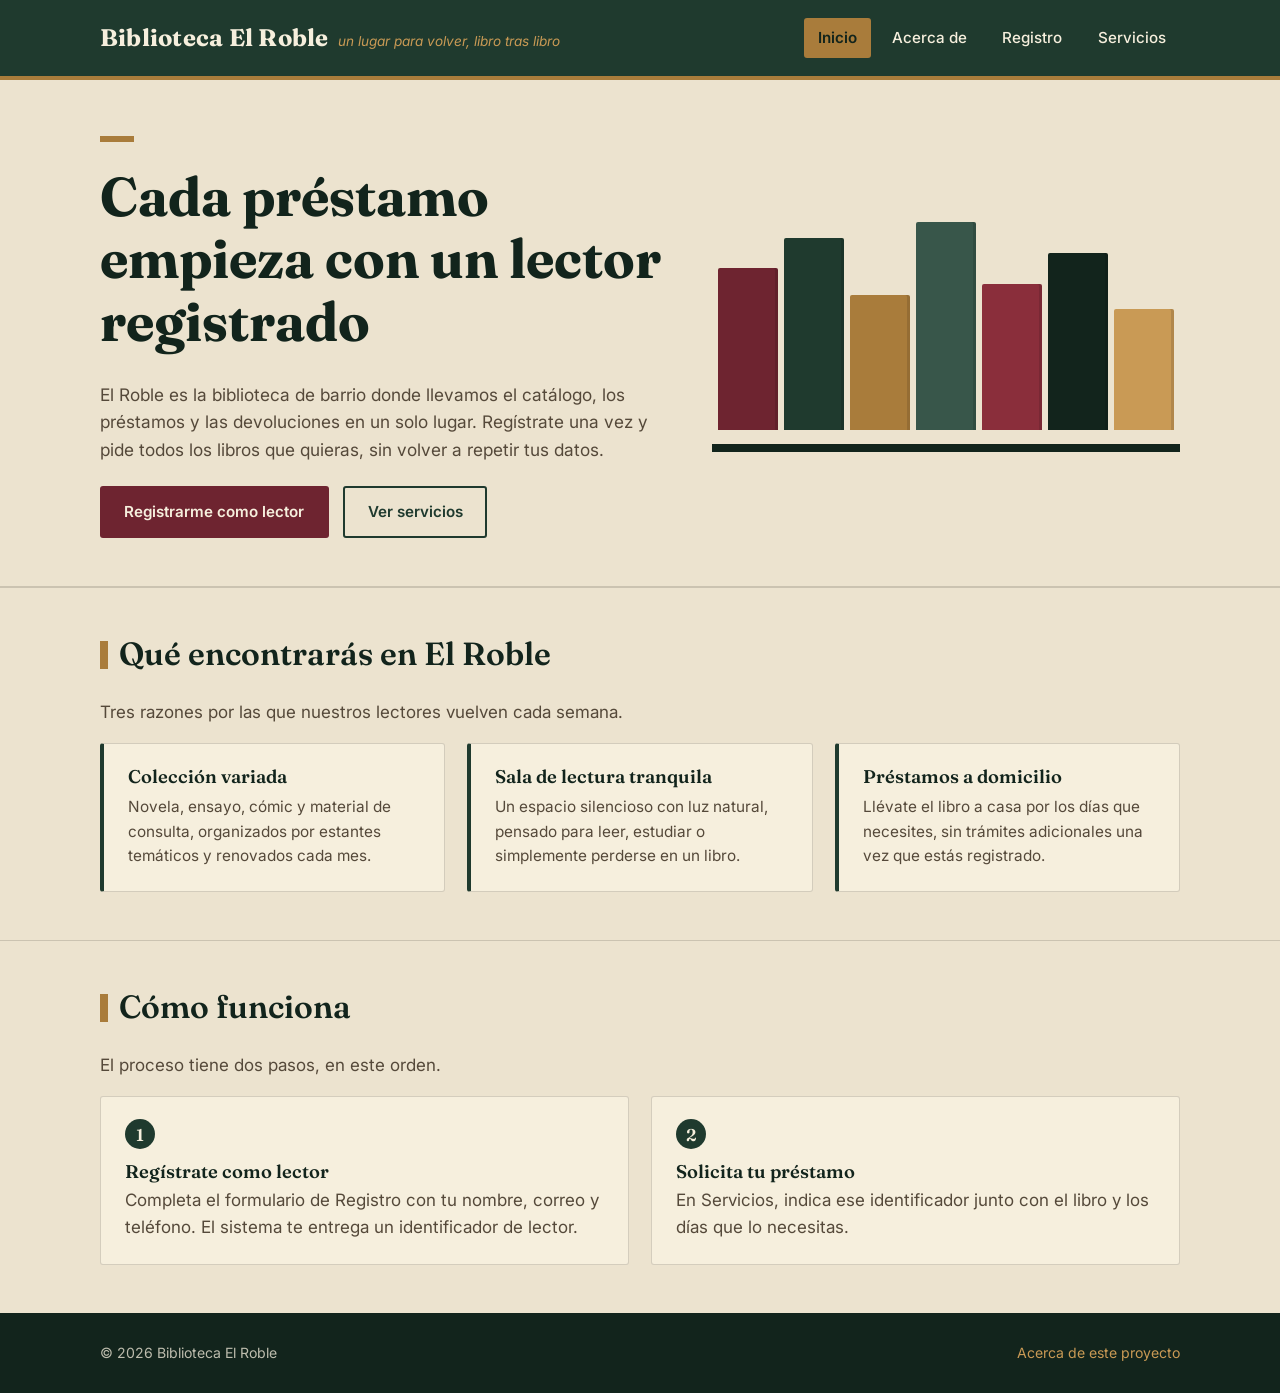
<file: index.html>
<!doctype html>
<html lang="es">
<head>
  <meta charset="UTF-8">
  <meta name="viewport" content="width=device-width, initial-scale=1.0">
  <title>Biblioteca El Roble — Inicio</title>
  <link rel="stylesheet" href="/styles.css">
</head>
<body>
  <header class="site-header">
    <div class="wrap">
      <a class="brand" href="/">
        <span class="brand-mark">Biblioteca El Roble</span>
        <span class="brand-tagline">un lugar para volver, libro tras libro</span>
      </a>
      <nav class="site-nav" aria-label="Navegación principal">
        <ul>
          <li><a href="/" aria-current="page">Inicio</a></li>
          <li><a href="/acerca">Acerca de</a></li>
          <li><a href="/registro">Registro</a></li>
          <li><a href="/servicios">Servicios</a></li>
        </ul>
      </nav>
    </div>
  </header>

  <main>
    <section class="hero">
      <div class="wrap">
        <div class="hero-copy">
          <span class="eyebrow-mark" aria-hidden="true"></span>
          <h1>Cada préstamo empieza con un lector registrado</h1>
          <p>El Roble es la biblioteca de barrio donde llevamos el catálogo, los préstamos y las devoluciones en un solo lugar. Regístrate una vez y pide todos los libros que quieras, sin volver a repetir tus datos.</p>
          <div class="button-row">
            <a class="btn btn-primary" href="/registro">Registrarme como lector</a>
            <a class="btn btn-secondary" href="/servicios">Ver servicios</a>
          </div>
        </div>
        <div class="shelf" aria-hidden="true">
          <div class="spine"></div>
          <div class="spine"></div>
          <div class="spine"></div>
          <div class="spine"></div>
          <div class="spine"></div>
          <div class="spine"></div>
          <div class="spine"></div>
        </div>
      </div>
    </section>

    <section id="que-encontraras">
      <div class="wrap">
        <div class="section-heading">
          <h2>Qué encontrarás en El Roble</h2>
        </div>
        <p class="section-intro">Tres razones por las que nuestros lectores vuelven cada semana.</p>
        <div class="grid">
          <article class="card">
            <h3>Colección variada</h3>
            <p>Novela, ensayo, cómic y material de consulta, organizados por estantes temáticos y renovados cada mes.</p>
          </article>
          <article class="card">
            <h3>Sala de lectura tranquila</h3>
            <p>Un espacio silencioso con luz natural, pensado para leer, estudiar o simplemente perderse en un libro.</p>
          </article>
          <article class="card">
            <h3>Préstamos a domicilio</h3>
            <p>Llévate el libro a casa por los días que necesites, sin trámites adicionales una vez que estás registrado.</p>
          </article>
        </div>
      </div>
    </section>

    <section id="como-funciona">
      <div class="wrap">
        <div class="section-heading">
          <h2>Cómo funciona</h2>
        </div>
        <p class="section-intro">El proceso tiene dos pasos, en este orden.</p>
        <ol class="steps">
          <li>
            <h3>Regístrate como lector</h3>
            <p>Completa el formulario de Registro con tu nombre, correo y teléfono. El sistema te entrega un identificador de lector.</p>
          </li>
          <li>
            <h3>Solicita tu préstamo</h3>
            <p>En Servicios, indica ese identificador junto con el libro y los días que lo necesitas.</p>
          </li>
        </ol>
      </div>
    </section>
  </main>

  <footer class="site-footer">
    <div class="wrap">
      <span>© 2026 Biblioteca El Roble</span>
      <span><a href="/acerca">Acerca de este proyecto</a></span>
    </div>
  </footer>
</body>
</html>
</file>
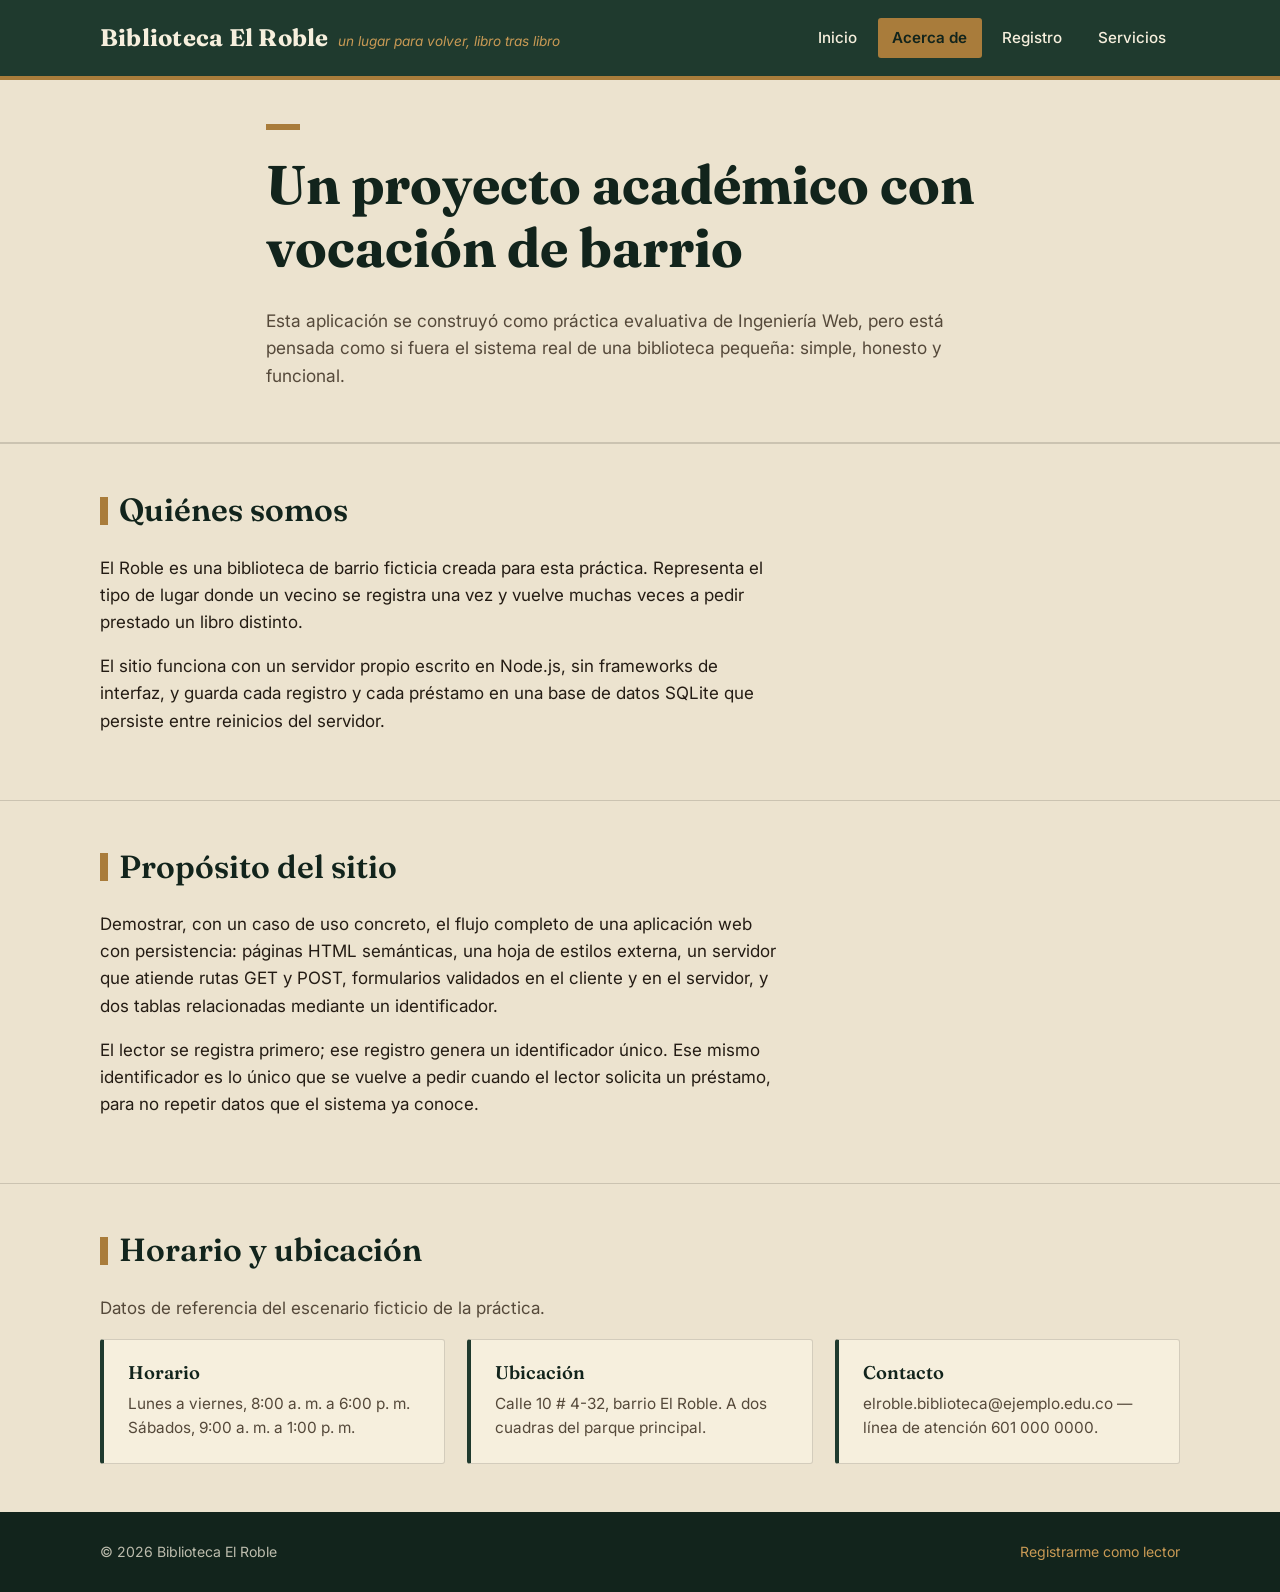
<file: acerca.html>
<!doctype html>
<html lang="es">
<head>
  <meta charset="UTF-8">
  <meta name="viewport" content="width=device-width, initial-scale=1.0">
  <title>Biblioteca El Roble — Acerca de</title>
  <link rel="stylesheet" href="/styles.css">
</head>
<body>
  <header class="site-header">
    <div class="wrap">
      <a class="brand" href="/">
        <span class="brand-mark">Biblioteca El Roble</span>
        <span class="brand-tagline">un lugar para volver, libro tras libro</span>
      </a>
      <nav class="site-nav" aria-label="Navegación principal">
        <ul>
          <li><a href="/">Inicio</a></li>
          <li><a href="/acerca" aria-current="page">Acerca de</a></li>
          <li><a href="/registro">Registro</a></li>
          <li><a href="/servicios">Servicios</a></li>
        </ul>
      </nav>
    </div>
  </header>

  <main>
    <section class="hero" style="padding-block: 2.8rem 2.2rem;">
      <div class="wrap" style="grid-template-columns: 1fr; max-width: 68ch;">
        <div class="hero-copy">
          <span class="eyebrow-mark" aria-hidden="true"></span>
          <h1>Un proyecto académico con vocación de barrio</h1>
          <p>Esta aplicación se construyó como práctica evaluativa de Ingeniería Web, pero está pensada como si fuera el sistema real de una biblioteca pequeña: simple, honesto y funcional.</p>
        </div>
      </div>
    </section>

    <section id="quienes-somos">
      <div class="wrap">
        <div class="section-heading">
          <h2>Quiénes somos</h2>
        </div>
        <p>El Roble es una biblioteca de barrio ficticia creada para esta práctica. Representa el tipo de lugar donde un vecino se registra una vez y vuelve muchas veces a pedir prestado un libro distinto.</p>
        <p>El sitio funciona con un servidor propio escrito en Node.js, sin frameworks de interfaz, y guarda cada registro y cada préstamo en una base de datos SQLite que persiste entre reinicios del servidor.</p>
      </div>
    </section>

    <section id="proposito">
      <div class="wrap">
        <div class="section-heading">
          <h2>Propósito del sitio</h2>
        </div>
        <p>Demostrar, con un caso de uso concreto, el flujo completo de una aplicación web con persistencia: páginas HTML semánticas, una hoja de estilos externa, un servidor que atiende rutas GET y POST, formularios validados en el cliente y en el servidor, y dos tablas relacionadas mediante un identificador.</p>
        <p>El lector se registra primero; ese registro genera un identificador único. Ese mismo identificador es lo único que se vuelve a pedir cuando el lector solicita un préstamo, para no repetir datos que el sistema ya conoce.</p>
      </div>
    </section>

    <section id="horario">
      <div class="wrap">
        <div class="section-heading">
          <h2>Horario y ubicación</h2>
        </div>
        <p class="section-intro">Datos de referencia del escenario ficticio de la práctica.</p>
        <div class="grid">
          <article class="card">
            <h3>Horario</h3>
            <p>Lunes a viernes, 8:00 a. m. a 6:00 p. m. Sábados, 9:00 a. m. a 1:00 p. m.</p>
          </article>
          <article class="card">
            <h3>Ubicación</h3>
            <p>Calle 10 # 4-32, barrio El Roble. A dos cuadras del parque principal.</p>
          </article>
          <article class="card">
            <h3>Contacto</h3>
            <p>elroble.biblioteca@ejemplo.edu.co — línea de atención 601 000 0000.</p>
          </article>
        </div>
      </div>
    </section>
  </main>

  <footer class="site-footer">
    <div class="wrap">
      <span>© 2026 Biblioteca El Roble</span>
      <span><a href="/registro">Registrarme como lector</a></span>
    </div>
  </footer>
</body>
</html>
</file>
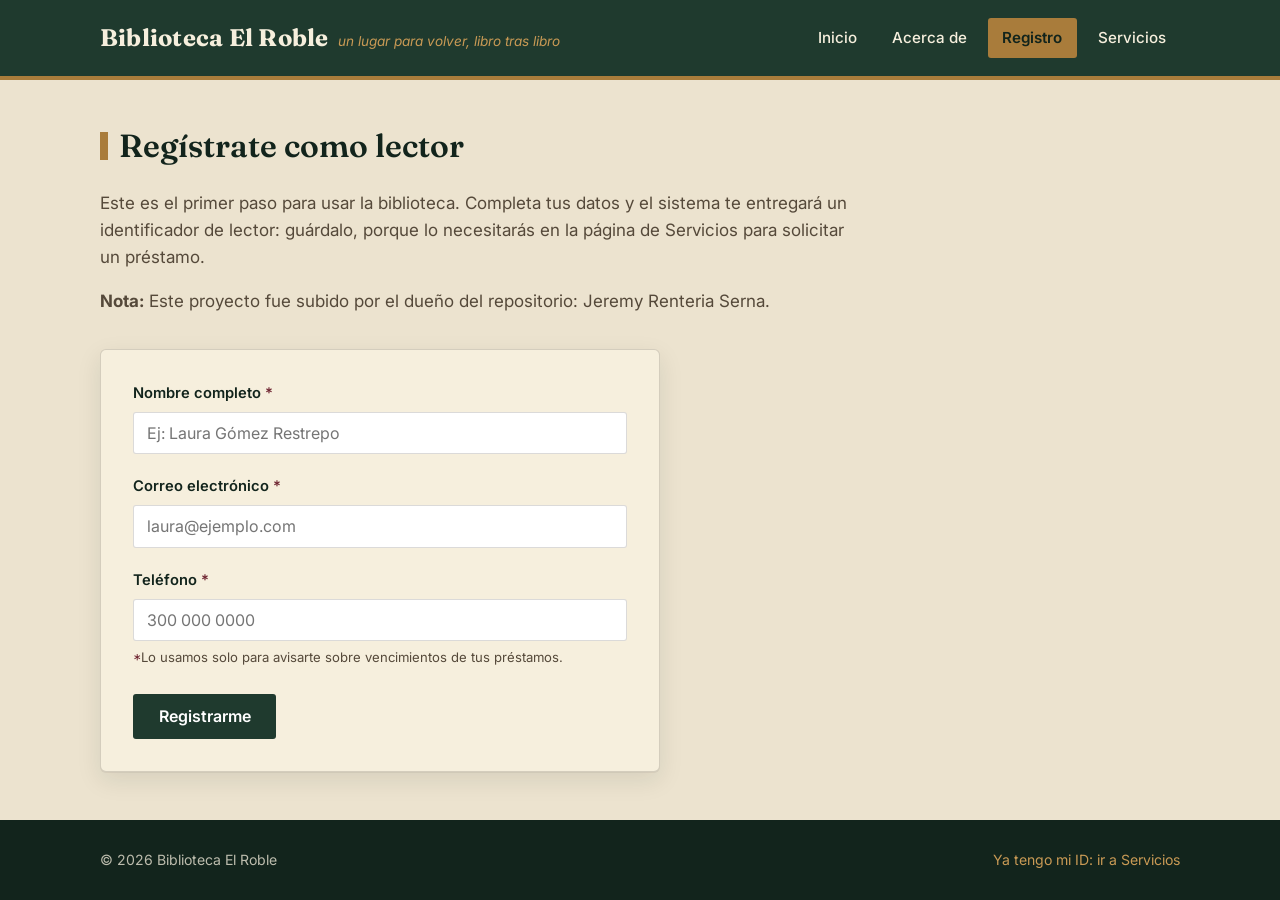
<file: registro.html>
<!doctype html>
<html lang="es">
<head>
  <meta charset="UTF-8">
  <meta name="viewport" content="width=device-width, initial-scale=1.0">
  <title>Biblioteca El Roble — Registro de lector</title>
  <link rel="stylesheet" href="/styles.css">
</head>
<body>
  <header class="site-header">
    <div class="wrap">
      <a class="brand" href="/">
        <span class="brand-mark">Biblioteca El Roble</span>
        <span class="brand-tagline">un lugar para volver, libro tras libro</span>
      </a>
      <nav class="site-nav" aria-label="Navegación principal">
        <ul>
          <li><a href="/">Inicio</a></li>
          <li><a href="/acerca">Acerca de</a></li>
          <li><a href="/registro" aria-current="page">Registro</a></li>
          <li><a href="/servicios">Servicios</a></li>
        </ul>
      </nav>
    </div>
  </header>

  <main>
    <section id="registro-intro" style="padding-bottom: 1rem;">
      <div class="wrap">
        <div class="section-heading">
          <h2>Regístrate como lector</h2>
        </div>
        <p class="section-intro">Este es el primer paso para usar la biblioteca. Completa tus datos y el sistema te entregará un identificador de lector: guárdalo, porque lo necesitarás en la página de Servicios para solicitar un préstamo.</p>
        <p class="section-intro" style="margin-top: 0.5rem;"><strong>Nota:</strong> Este proyecto fue subido por el dueño del repositorio: Jeremy Renteria Serna.</p>
      </div>
    </section>

    <section id="formulario-registro" style="border-top: none; padding-top: 0;">
      <div class="wrap">
        <div class="form-panel">
          <form action="/lectores" method="POST">
            <div class="field">
              <label for="nombre" class="required">Nombre completo</label>
              <input type="text" id="nombre" name="nombre" required placeholder="Ej: Laura Gómez Restrepo">
            </div>
            <div class="field">
              <label for="correo" class="required">Correo electrónico</label>
              <input type="email" id="correo" name="correo" required placeholder="laura@ejemplo.com">
            </div>
            <div class="field">
              <label for="telefono" class="required">Teléfono</label>
              <input type="tel" id="telefono" name="telefono" required placeholder="300 000 0000">
              <p class="hint">Lo usamos solo para avisarte sobre vencimientos de tus préstamos.</p>
            </div>
            <div class="form-actions">
              <button type="submit">Registrarme</button>
            </div>
          </form>
        </div>
      </div>
    </section>
  </main>

  <footer class="site-footer">
    <div class="wrap">
      <span>© 2026 Biblioteca El Roble</span>
      <span><a href="/servicios">Ya tengo mi ID: ir a Servicios</a></span>
    </div>
  </footer>
</body>
</html>
</file>
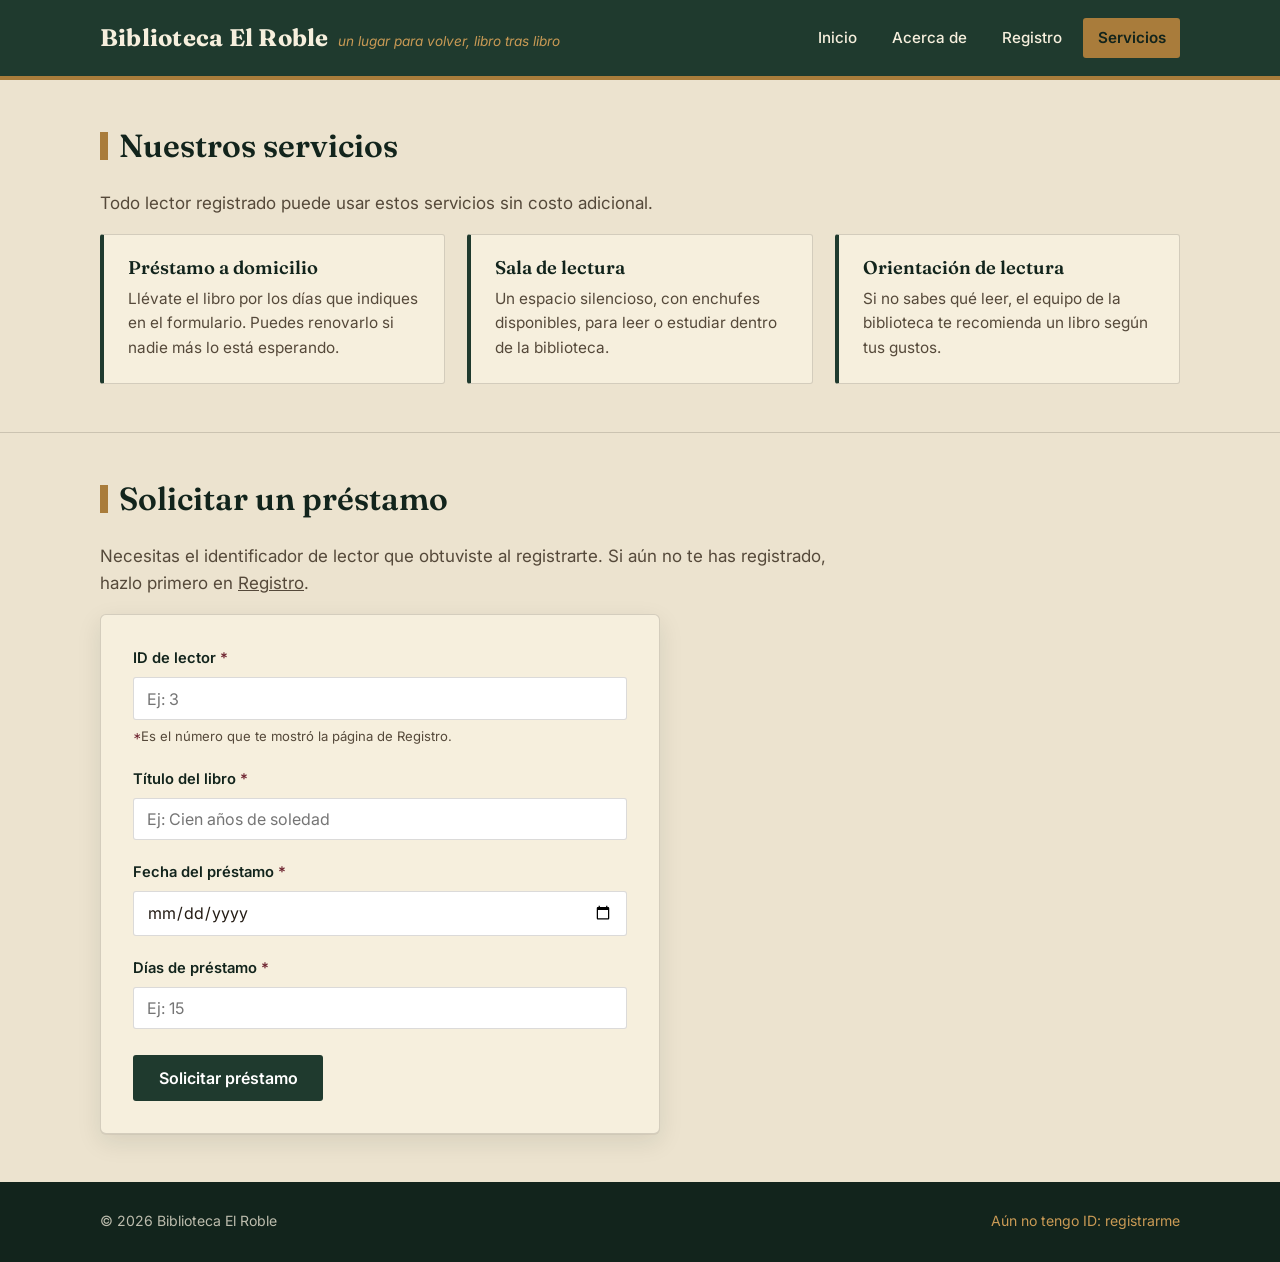
<file: servicios.html>
<!doctype html>
<html lang="es">
<head>
  <meta charset="UTF-8">
  <meta name="viewport" content="width=device-width, initial-scale=1.0">
  <title>Biblioteca El Roble — Servicios</title>
  <link rel="stylesheet" href="/styles.css">
</head>
<body>
  <header class="site-header">
    <div class="wrap">
      <a class="brand" href="/">
        <span class="brand-mark">Biblioteca El Roble</span>
        <span class="brand-tagline">un lugar para volver, libro tras libro</span>
      </a>
      <nav class="site-nav" aria-label="Navegación principal">
        <ul>
          <li><a href="/">Inicio</a></li>
          <li><a href="/acerca">Acerca de</a></li>
          <li><a href="/registro">Registro</a></li>
          <li><a href="/servicios" aria-current="page">Servicios</a></li>
        </ul>
      </nav>
    </div>
  </header>

  <main>
    <section id="servicios-lista">
      <div class="wrap">
        <div class="section-heading">
          <h2>Nuestros servicios</h2>
        </div>
        <p class="section-intro">Todo lector registrado puede usar estos servicios sin costo adicional.</p>
        <div class="grid">
          <article class="card">
            <h3>Préstamo a domicilio</h3>
            <p>Llévate el libro por los días que indiques en el formulario. Puedes renovarlo si nadie más lo está esperando.</p>
          </article>
          <article class="card">
            <h3>Sala de lectura</h3>
            <p>Un espacio silencioso, con enchufes disponibles, para leer o estudiar dentro de la biblioteca.</p>
          </article>
          <article class="card">
            <h3>Orientación de lectura</h3>
            <p>Si no sabes qué leer, el equipo de la biblioteca te recomienda un libro según tus gustos.</p>
          </article>
        </div>
      </div>
    </section>

    <section id="formulario-prestamo">
      <div class="wrap">
        <div class="section-heading">
          <h2>Solicitar un préstamo</h2>
        </div>
        <p class="section-intro">Necesitas el identificador de lector que obtuviste al registrarte. Si aún no te has registrado, hazlo primero en <a href="/registro">Registro</a>.</p>
        <div class="form-panel">
          <form action="/prestamos" method="POST">
            <div class="field">
              <label for="lector_id" class="required">ID de lector</label>
              <input type="number" id="lector_id" name="lector_id" min="1" required placeholder="Ej: 3">
              <p class="hint">Es el número que te mostró la página de Registro.</p>
            </div>
            <div class="field">
              <label for="libro" class="required">Título del libro</label>
              <input type="text" id="libro" name="libro" required placeholder="Ej: Cien años de soledad">
            </div>
            <div class="field">
              <label for="fecha_prestamo" class="required">Fecha del préstamo</label>
              <input type="date" id="fecha_prestamo" name="fecha_prestamo" required>
            </div>
            <div class="field">
              <label for="dias" class="required">Días de préstamo</label>
              <input type="number" id="dias" name="dias" min="1" max="60" required placeholder="Ej: 15">
            </div>
            <div class="form-actions">
              <button type="submit">Solicitar préstamo</button>
            </div>
          </form>
        </div>
      </div>
    </section>
  </main>

  <footer class="site-footer">
    <div class="wrap">
      <span>© 2026 Biblioteca El Roble</span>
      <span><a href="/registro">Aún no tengo ID: registrarme</a></span>
    </div>
  </footer>
</body>
</html>
</file>
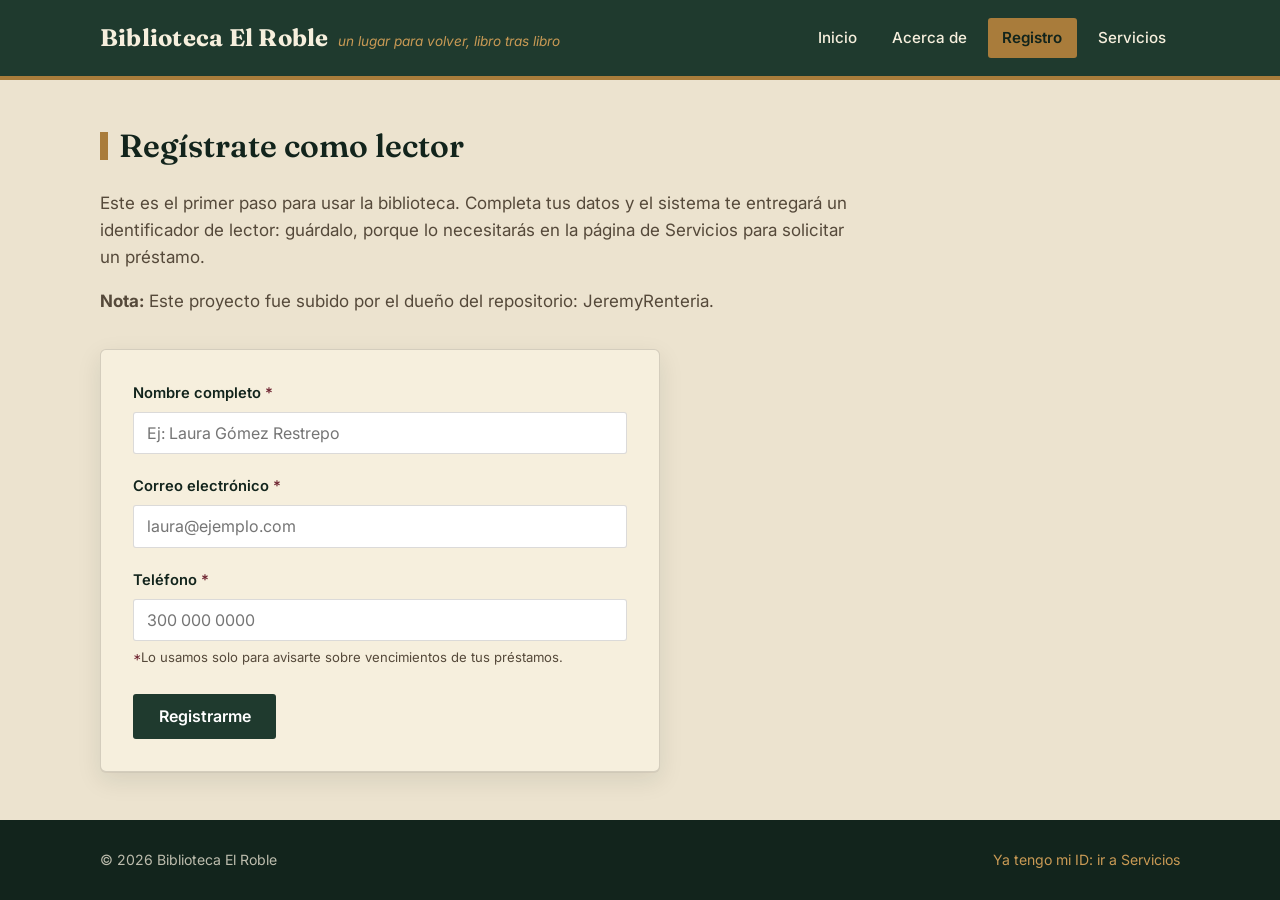
<file: biblioteca-web/registro.html>
<!doctype html>
<html lang="es">
<head>
  <meta charset="UTF-8">
  <meta name="viewport" content="width=device-width, initial-scale=1.0">
  <title>Biblioteca El Roble — Registro de lector</title>
  <link rel="stylesheet" href="/styles.css">
</head>
<body>
  <header class="site-header">
    <div class="wrap">
      <a class="brand" href="/">
        <span class="brand-mark">Biblioteca El Roble</span>
        <span class="brand-tagline">un lugar para volver, libro tras libro</span>
      </a>
      <nav class="site-nav" aria-label="Navegación principal">
        <ul>
          <li><a href="/">Inicio</a></li>
          <li><a href="/acerca">Acerca de</a></li>
          <li><a href="/registro" aria-current="page">Registro</a></li>
          <li><a href="/servicios">Servicios</a></li>
        </ul>
      </nav>
    </div>
  </header>

  <main>
    <section id="registro-intro" style="padding-bottom: 1rem;">
      <div class="wrap">
        <div class="section-heading">
          <h2>Regístrate como lector</h2>
        </div>
        <p class="section-intro">Este es el primer paso para usar la biblioteca. Completa tus datos y el sistema te entregará un identificador de lector: guárdalo, porque lo necesitarás en la página de Servicios para solicitar un préstamo.</p>
        <p class="section-intro" style="margin-top: 0.5rem;"><strong>Nota:</strong> Este proyecto fue subido por el dueño del repositorio: JeremyRenteria.</p>
      </div>
    </section>

    <section id="formulario-registro" style="border-top: none; padding-top: 0;">
      <div class="wrap">
        <div class="form-panel">
          <form action="/lectores" method="POST">
            <div class="field">
              <label for="nombre" class="required">Nombre completo</label>
              <input type="text" id="nombre" name="nombre" required placeholder="Ej: Laura Gómez Restrepo">
            </div>
            <div class="field">
              <label for="correo" class="required">Correo electrónico</label>
              <input type="email" id="correo" name="correo" required placeholder="laura@ejemplo.com">
            </div>
            <div class="field">
              <label for="telefono" class="required">Teléfono</label>
              <input type="tel" id="telefono" name="telefono" required placeholder="300 000 0000">
              <p class="hint">Lo usamos solo para avisarte sobre vencimientos de tus préstamos.</p>
            </div>
            <div class="form-actions">
              <button type="submit">Registrarme</button>
            </div>
          </form>
        </div>
      </div>
    </section>
  </main>

  <footer class="site-footer">
    <div class="wrap">
      <span>© 2026 Biblioteca El Roble</span>
      <span><a href="/servicios">Ya tengo mi ID: ir a Servicios</a></span>
    </div>
  </footer>
</body>
</html>
</file>
<file: styles.css>
/* =========================================================
   Biblioteca El Roble — hoja de estilos compartida
   Paleta: verde bosque (estantería), pergamino (papel envejecido),
   latón (herrajes), vino (lomos de cuero).
   Tipografía: Fraunces (display, con carácter literario) + Inter (UI/lectura).
   ========================================================= */

@import url('https://fonts.googleapis.com/css2?family=Fraunces:opsz,wght@9..144,400;9..144,500;9..144,600;9..144,700&family=Inter:wght@400;500;600;700&display=swap');

:root{
  --color-bg: #ECE3CF;
  --color-bg-soft: #E1D5B8;
  --color-panel: #F6EFDD;
  --color-ink: #241C14;
  --color-ink-soft: #55493A;
  --color-forest: #1F3A2E;
  --color-forest-dark: #12241C;
  --color-brass: #A97C3B;
  --color-brass-light: #C99A55;
  --color-wine: #6E2430;
  --color-line: rgba(36, 28, 20, 0.16);

  --font-display: 'Fraunces', Georgia, serif;
  --font-body: 'Inter', system-ui, sans-serif;

  --radius-sm: 3px;
  --radius-md: 6px;

  --shadow-panel: 0 1px 0 rgba(36,28,20,0.06), 0 8px 24px rgba(18,36,28,0.10);
}

*, *::before, *::after{ box-sizing: border-box; }

html{ scroll-behavior: smooth; }

body{
  margin: 0;
  background: var(--color-bg);
  color: var(--color-ink);
  font-family: var(--font-body);
  font-size: 17px;
  line-height: 1.6;
  -webkit-font-smoothing: antialiased;
}

img{ max-width: 100%; display: block; }

a{ color: inherit; }

h1, h2, h3{
  font-family: var(--font-display);
  font-weight: 600;
  line-height: 1.15;
  margin: 0 0 0.5em;
  color: var(--color-forest-dark);
}

h1{ font-size: clamp(2.2rem, 5vw, 3.4rem); font-weight: 700; }
h2{ font-size: clamp(1.5rem, 3vw, 2rem); }
h3{ font-size: 1.15rem; }

p{ margin: 0 0 1em; max-width: 62ch; }

:focus-visible{
  outline: 3px solid var(--color-brass);
  outline-offset: 2px;
}

/* ---------- Layout shell ---------- */
.wrap{
  width: min(1080px, 92%);
  margin-inline: auto;
}

/* ---------- Header & nav (cinta de marcapáginas) ---------- */
.site-header{
  background: var(--color-forest);
  color: var(--color-panel);
  border-bottom: 4px solid var(--color-brass);
}

.site-header .wrap{
  display: flex;
  align-items: center;
  justify-content: space-between;
  flex-wrap: wrap;
  gap: 0.75rem;
  padding-block: 1.1rem;
}

.brand{
  display: flex;
  align-items: baseline;
  gap: 0.6rem;
  text-decoration: none;
  color: var(--color-panel);
}

.brand-mark{
  font-family: var(--font-display);
  font-weight: 700;
  font-size: 1.5rem;
  letter-spacing: 0.01em;
}

.brand-tagline{
  font-size: 0.85rem;
  color: var(--color-brass-light);
  font-style: italic;
}

.site-nav ul{
  list-style: none;
  display: flex;
  gap: 0.4rem;
  margin: 0;
  padding: 0;
}

.site-nav a{
  display: inline-block;
  padding: 0.5rem 0.9rem;
  text-decoration: none;
  color: var(--color-panel);
  font-weight: 500;
  font-size: 0.95rem;
  border-radius: var(--radius-sm);
  position: relative;
}

.site-nav a:hover{
  background: rgba(246, 239, 221, 0.1);
}

.site-nav a[aria-current="page"]{
  background: var(--color-brass);
  color: var(--color-forest-dark);
  font-weight: 600;
}

/* ---------- Hero: lomos de libros ---------- */
.hero{
  padding-block: 3.5rem 3rem;
  border-bottom: 1px solid var(--color-line);
}

.hero .wrap{
  display: grid;
  grid-template-columns: 1.1fr 0.9fr;
  gap: 2.5rem;
  align-items: center;
}

.hero-copy .eyebrow-mark{
  display: inline-block;
  width: 34px;
  height: 6px;
  background: var(--color-brass);
  margin-bottom: 1rem;
}

.hero-copy p{
  color: var(--color-ink-soft);
  font-size: 1.08rem;
}

.button-row{
  display: flex;
  gap: 0.9rem;
  flex-wrap: wrap;
  margin-top: 1.4rem;
}

.btn{
  display: inline-block;
  padding: 0.75rem 1.4rem;
  border-radius: var(--radius-sm);
  text-decoration: none;
  font-weight: 600;
  font-size: 0.95rem;
  border: 2px solid transparent;
  cursor: pointer;
  font-family: var(--font-body);
  transition: transform 0.15s ease, background 0.15s ease;
}

.btn-primary{
  background: var(--color-wine);
  color: #F6EFDD;
}
.btn-primary:hover{ background: #591c26; transform: translateY(-1px); }

.btn-secondary{
  background: transparent;
  border-color: var(--color-forest);
  color: var(--color-forest);
}
.btn-secondary:hover{ background: var(--color-forest); color: #fff; }

/* Shelf illustration built from CSS, not an image */
.shelf{
  position: relative;
  height: 230px;
  display: flex;
  align-items: flex-end;
  gap: 6px;
  padding-inline: 6px;
  padding-bottom: 14px;
  border-bottom: 8px solid var(--color-forest-dark);
}

.spine{
  flex: 1 0 auto;
  border-radius: 2px 2px 0 0;
  box-shadow: inset -3px 0 0 rgba(0,0,0,0.12);
}
.spine:nth-child(1){ height: 78%; background: var(--color-wine); }
.spine:nth-child(2){ height: 92%; background: var(--color-forest); }
.spine:nth-child(3){ height: 65%; background: var(--color-brass); }
.spine:nth-child(4){ height: 100%; background: #38564A; }
.spine:nth-child(5){ height: 70%; background: #8A2E3B; }
.spine:nth-child(6){ height: 85%; background: var(--color-forest-dark); }
.spine:nth-child(7){ height: 58%; background: var(--color-brass-light); }

/* ---------- Sections ---------- */
section{
  padding-block: 3rem;
}

section + section{
  border-top: 1px solid var(--color-line);
}

.section-heading{
  display: flex;
  align-items: center;
  gap: 0.7rem;
  margin-bottom: 1.6rem;
}

.section-heading::before{
  content: "";
  width: 8px;
  height: 28px;
  background: var(--color-brass);
  flex-shrink: 0;
}

.section-heading h2{ margin: 0; }

.section-intro{
  color: var(--color-ink-soft);
  max-width: 68ch;
}

/* ---------- Cards / feature grid ---------- */
.grid{
  display: grid;
  grid-template-columns: repeat(3, 1fr);
  gap: 1.4rem;
}

.card{
  background: var(--color-panel);
  border: 1px solid var(--color-line);
  border-left: 4px solid var(--color-forest);
  padding: 1.4rem 1.5rem;
  border-radius: var(--radius-sm);
}

.card h3{ margin-bottom: 0.5rem; }
.card p{ color: var(--color-ink-soft); font-size: 0.96rem; margin-bottom: 0; }

/* ---------- Steps (secuencia real: registrar -> solicitar) ---------- */
.steps{
  list-style: none;
  margin: 0;
  padding: 0;
  display: grid;
  grid-template-columns: repeat(2, 1fr);
  gap: 1.4rem;
  counter-reset: step;
}

.steps li{
  counter-increment: step;
  background: var(--color-panel);
  border: 1px solid var(--color-line);
  padding: 1.4rem 1.5rem;
  border-radius: var(--radius-sm);
  position: relative;
}

.steps li::before{
  content: counter(step);
  display: inline-flex;
  align-items: center;
  justify-content: center;
  width: 30px;
  height: 30px;
  background: var(--color-forest);
  color: var(--color-panel);
  font-family: var(--font-display);
  font-weight: 600;
  border-radius: 50%;
  margin-bottom: 0.7rem;
}

.steps li p{ margin: 0; color: var(--color-ink-soft); }
.steps li h3{ margin-bottom: 0.35rem; }

/* ---------- Forms ---------- */
.form-panel{
  background: var(--color-panel);
  border: 1px solid var(--color-line);
  border-radius: var(--radius-md);
  padding: 2rem;
  box-shadow: var(--shadow-panel);
  max-width: 560px;
}

form .field{
  margin-bottom: 1.3rem;
}

form label{
  display: block;
  font-weight: 600;
  font-size: 0.92rem;
  margin-bottom: 0.4rem;
  color: var(--color-forest-dark);
}

form .hint{
  font-size: 0.82rem;
  color: var(--color-ink-soft);
  margin-top: 0.35rem;
}

input, select{
  width: 100%;
  padding: 0.65rem 0.8rem;
  font-size: 1rem;
  font-family: var(--font-body);
  border: 1.5px solid var(--color-line);
  border-radius: var(--radius-sm);
  background: #fff;
  color: var(--color-ink);
}

input:focus, select:focus{
  border-color: var(--color-brass);
}

input[required] + .hint::before,
label.required::after{
  content: " *";
  color: var(--color-wine);
}

.form-actions{
  margin-top: 1.6rem;
}

button[type="submit"]{
  background: var(--color-forest);
  color: #fff;
  border: none;
  padding: 0.8rem 1.6rem;
  font-size: 1rem;
  font-weight: 600;
  font-family: var(--font-body);
  border-radius: var(--radius-sm);
  cursor: pointer;
}

button[type="submit"]:hover{ background: var(--color-forest-dark); }

/* ---------- Result / confirmation panel (POST responses) ---------- */
.result-panel{
  background: var(--color-panel);
  border: 1px solid var(--color-line);
  border-left: 6px solid var(--color-brass);
  border-radius: var(--radius-sm);
  padding: 1.8rem 2rem;
  max-width: 560px;
}

.result-panel.is-error{
  border-left-color: var(--color-wine);
}

.result-id{
  display: inline-block;
  font-family: var(--font-display);
  font-size: 2.2rem;
  font-weight: 700;
  color: var(--color-forest);
  background: rgba(169, 124, 59, 0.15);
  padding: 0.15em 0.5em;
  border-radius: var(--radius-sm);
  margin-block: 0.4rem 0.8rem;
}

/* ---------- Footer ---------- */
.site-footer{
  background: var(--color-forest-dark);
  color: rgba(246,239,221,0.75);
  padding-block: 1.8rem;
  margin-top: 0;
}

.site-footer .wrap{
  display: flex;
  justify-content: space-between;
  flex-wrap: wrap;
  gap: 0.6rem;
  font-size: 0.88rem;
}

.site-footer a{ color: var(--color-brass-light); text-decoration: none; }
.site-footer a:hover{ text-decoration: underline; }

/* ---------- Utility ---------- */
.list-plain{
  padding-left: 1.1rem;
  color: var(--color-ink-soft);
}
.list-plain li{ margin-bottom: 0.4rem; }

table.data-table{
  width: 100%;
  border-collapse: collapse;
  margin-top: 1rem;
}
table.data-table th, table.data-table td{
  text-align: left;
  padding: 0.55rem 0.7rem;
  border-bottom: 1px solid var(--color-line);
  font-size: 0.92rem;
}
table.data-table th{
  color: var(--color-forest-dark);
  font-family: var(--font-display);
  font-weight: 600;
}

/* ---------- Responsive ---------- */
@media (max-width: 780px){
  .hero .wrap{ grid-template-columns: 1fr; }
  .grid{ grid-template-columns: 1fr; }
  .steps{ grid-template-columns: 1fr; }
  .site-header .wrap{ flex-direction: column; align-items: flex-start; }
  .site-nav ul{ flex-wrap: wrap; }
  .shelf{ height: 170px; }
}
</file>
